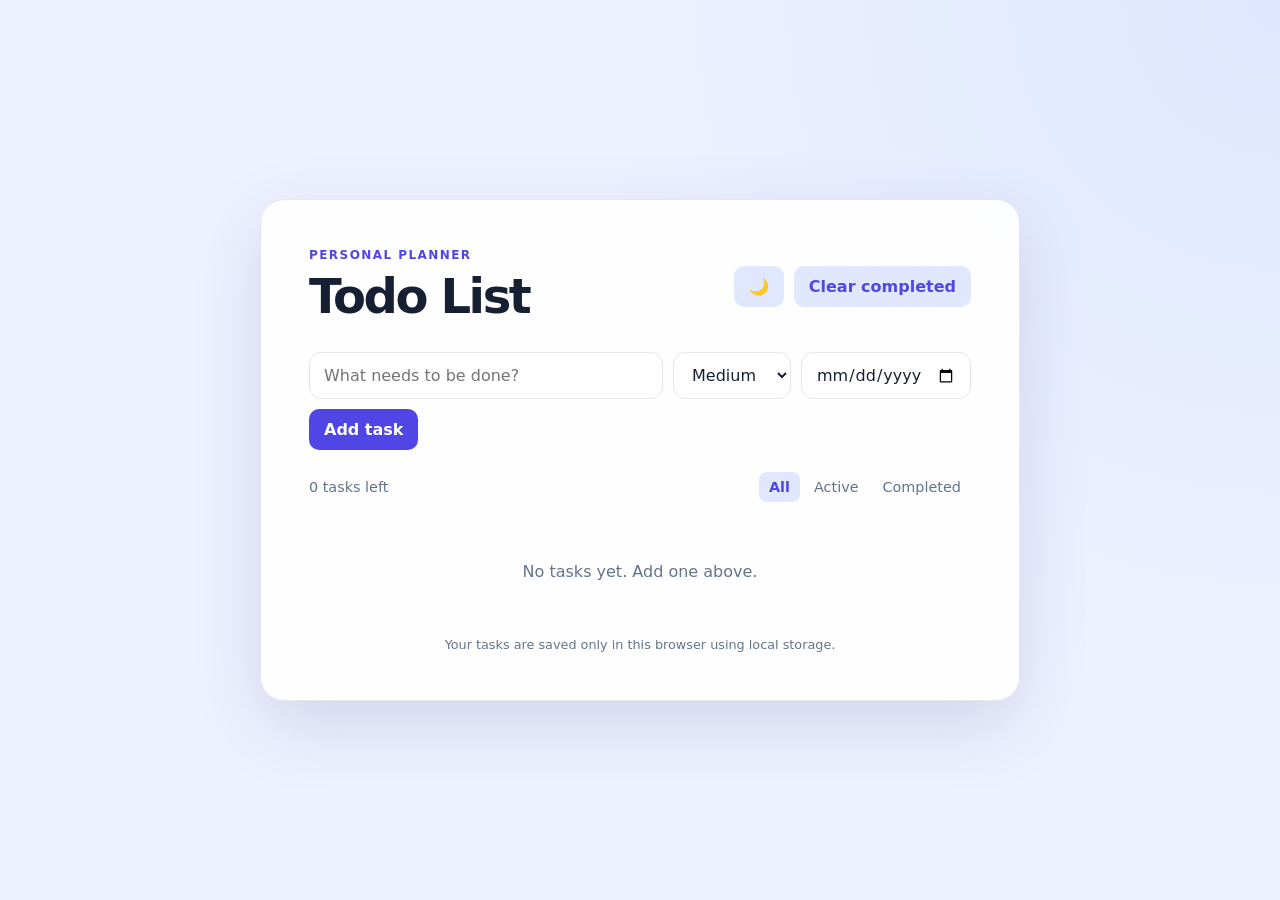
<file: todo.html>
<!doctype html>
<html lang="en">
<head>
  <meta charset="utf-8">
  <meta name="viewport" content="width=device-width, initial-scale=1">
  <meta name="description" content="A local-storage todo list application with editing, priority, dates, dark mode, and drag-and-drop ordering">
  <title>Todo List</title>
  <link rel="stylesheet" href="static/css/todo.css">
</head>
<body>
  <main class="app" aria-labelledby="page-title">
    <header class="app-header">
      <div>
        <p class="eyebrow">Personal planner</p>
        <h1 id="page-title">Todo List</h1>
      </div>
      <div class="header-actions">
        <button id="theme-toggle" class="button button-quiet" type="button" aria-label="Toggle dark mode">🌙</button>
        <button id="clear-completed" class="button button-quiet" type="button">Clear completed</button>
      </div>
    </header>

    <form id="todo-form" class="todo-form">
      <label class="sr-only" for="todo-input">Add a task</label>
      <input id="todo-input" name="todo" type="text" maxlength="200" placeholder="What needs to be done?" autocomplete="off" required>

      <label class="sr-only" for="todo-priority">Priority</label>
      <select id="todo-priority" class="mini-field" aria-label="Task priority">
        <option value="low">Low</option>
        <option value="medium" selected>Medium</option>
        <option value="high">High</option>
      </select>

      <label class="sr-only" for="todo-due-date">Due date</label>
      <input id="todo-due-date" class="mini-field" type="date" aria-label="Due date">

      <button class="button button-primary" type="submit">Add task</button>
    </form>

    <section class="toolbar" aria-label="Todo controls">
      <span id="todo-count" class="count">0 tasks left</span>
      <div class="filters" role="group" aria-label="Filter tasks">
        <button class="filter is-active" type="button" data-filter="all" aria-pressed="true">All</button>
        <button class="filter" type="button" data-filter="active" aria-pressed="false">Active</button>
        <button class="filter" type="button" data-filter="completed" aria-pressed="false">Completed</button>
      </div>
    </section>

    <ul id="todo-list" class="todo-list" aria-live="polite"></ul>
    <p id="empty-state" class="empty-state">No tasks yet. Add one above.</p>
    <p class="storage-note">Your tasks are saved only in this browser using local storage.</p>
  </main>
  <script src="static/js/todo.js"></script>
</body>
</html>
</file>
<file: static/css/todo.css>
:root {
  color-scheme: light;
  font-family: Inter, ui-sans-serif, system-ui, -apple-system, BlinkMacSystemFont, "Segoe UI", sans-serif;
  color: #172033;
  background: #eef2ff;
  --bg: #eef2ff;
  --bg-strong: #dfe7ff;
  --panel: rgba(255, 255, 255, .94);
  --panel-alt: #ffffff;
  --card-border: #e5e7eb;
  --text: #172033;
  --muted: #64748b;
  --primary: #4f46e5;
  --primary-deep: #4338ca;
  --primary-soft: #e0e7ff;
  --danger: #dc2626;
  --success: #16a34a;
  --warning: #f59e0b;
  --shadow: rgba(49, 46, 129, .15);
}

body.dark {
  color-scheme: dark;
  --bg: #0f172a;
  --bg-strong: #111827;
  --panel: rgba(15, 23, 42, .94);
  --panel-alt: #111827;
  --card-border: #1f2937;
  --text: #e5eefb;
  --muted: #94a3b8;
  --primary: #8b5cf6;
  --primary-deep: #7c3aed;
  --primary-soft: rgba(139, 92, 246, .16);
  --danger: #f87171;
  --success: #4ade80;
  --warning: #fbbf24;
  --shadow: rgba(15, 23, 42, .45);
}

* { box-sizing: border-box; }

body {
  margin: 0;
  min-height: 100vh;
  display: grid;
  place-items: center;
  padding: 24px;
  background: radial-gradient(circle at top right, var(--bg-strong), transparent 45%), var(--bg);
  color: var(--text);
}

button, input, select { font: inherit; }

.app {
  width: min(100%, 760px);
  padding: clamp(24px, 5vw, 48px);
  border: 1px solid var(--card-border);
  border-radius: 24px;
  background: var(--panel);
  box-shadow: 0 24px 70px var(--shadow);
}

.app-header, .toolbar, .todo-item, .meta-row, .header-actions { display: flex; align-items: center; }
.app-header { justify-content: space-between; gap: 16px; margin-bottom: 28px; }
.header-actions { gap: 10px; }
.eyebrow { margin: 0 0 6px; color: var(--primary); font-size: .75rem; font-weight: 800; letter-spacing: .12em; text-transform: uppercase; }
h1 { margin: 0; font-size: clamp(2rem, 6vw, 3rem); letter-spacing: -.05em; }

.todo-form {
  display: flex;
  gap: 10px;
  margin-bottom: 22px;
  flex-wrap: wrap;
}
.todo-form input, .todo-form select, .mini-field {
  min-width: 0;
  padding: 12px 14px;
  border: 1px solid var(--card-border);
  border-radius: 12px;
  outline: 0;
  background: var(--panel-alt);
  color: var(--text);
}
.todo-form input:focus, .todo-form select:focus { border-color: var(--primary); box-shadow: 0 0 0 4px var(--primary-soft); }
#todo-input { flex: 1 1 240px; }
#todo-priority { width: 118px; }
#todo-due-date { width: 170px; }

.button { border: 0; border-radius: 10px; padding: 11px 15px; cursor: pointer; font-weight: 700; }
.button-primary { color: white; background: var(--primary); }
.button-primary:hover { background: var(--primary-deep); }
.button-quiet { color: var(--primary); background: var(--primary-soft); white-space: nowrap; }
.button-quiet:hover { background: rgba(99, 102, 241, .15); }

.toolbar { justify-content: space-between; gap: 16px; margin-bottom: 12px; color: var(--muted); font-size: .9rem; }
.filters { display: flex; gap: 4px; }
.filter { border: 0; border-radius: 8px; padding: 7px 10px; color: var(--muted); background: transparent; cursor: pointer; }
.filter.is-active { color: var(--primary); background: var(--primary-soft); font-weight: 700; }

.todo-list { display: grid; gap: 10px; margin: 0; padding: 0; list-style: none; }
.todo-item { gap: 12px; padding: 14px; border: 1px solid var(--card-border); border-radius: 12px; background: var(--panel-alt); cursor: grab; transition: opacity .15s, transform .15s, border-color .15s, box-shadow .15s; }
.todo-item:active { cursor: grabbing; }
.todo-item.is-dragging { opacity: .45; transform: scale(.98); }
.todo-item.drag-over { border-color: var(--primary); box-shadow: 0 0 0 3px var(--primary-soft); }
.todo-item label { min-width: 0; display: flex; align-items: center; gap: 12px; flex: 1; cursor: pointer; }
.todo-item input[type="checkbox"] { width: 19px; height: 19px; accent-color: var(--primary); cursor: pointer; }
.todo-main { display: flex; flex-direction: column; gap: 8px; min-width: 0; flex: 1; }
.todo-text { overflow-wrap: anywhere; }
.todo-item.completed .todo-text { color: var(--muted); text-decoration: line-through; }
.meta-row { gap: 10px; flex-wrap: wrap; }
.badge, .date-badge { display: inline-flex; align-items: center; padding: 4px 8px; border-radius: 999px; font-size: .72rem; font-weight: 700; }
.priority-low { background: rgba(34, 197, 94, .12); color: var(--success); }
.priority-medium { background: rgba(245, 158, 11, .15); color: var(--warning); }
.priority-high { background: rgba(239, 68, 68, .12); color: var(--danger); }
.date-badge { background: rgba(96, 165, 250, .12); color: #3b82f6; }
.todo-actions { display: flex; align-items: center; gap: 8px; }
.icon-button, .delete-task { border: 0; background: transparent; cursor: pointer; }
.icon-button { color: var(--primary); font-weight: 700; }
.delete-task { color: var(--muted); font-size: 1.2rem; line-height: 1; }
.delete-task:hover { color: var(--danger); }

.todo-editor { display: flex; flex-direction: column; gap: 10px; width: 100%; }
.todo-editor-row { display: flex; gap: 8px; flex-wrap: wrap; }
.todo-editor input, .todo-editor select { flex: 1; min-width: 120px; padding: 10px 12px; border: 1px solid var(--card-border); border-radius: 10px; background: var(--panel-alt); color: var(--text); }
.editor-actions { display: flex; gap: 8px; }
.save-edit, .cancel-edit { border: 0; border-radius: 8px; padding: 8px 10px; cursor: pointer; }
.save-edit { background: var(--primary); color: white; }
.cancel-edit { background: var(--primary-soft); color: var(--primary); }

.empty-state { padding: 32px 10px; color: var(--muted); text-align: center; }
.storage-note { margin: 24px 0 0; color: var(--muted); font-size: .8rem; text-align: center; }
.sr-only { position: absolute; width: 1px; height: 1px; padding: 0; margin: -1px; overflow: hidden; clip: rect(0,0,0,0); white-space: nowrap; border: 0; }

@media (max-width: 620px) {
  body { padding: 10px; }
  .app-header, .toolbar, .todo-item { align-items: flex-start; flex-direction: column; }
  .header-actions, .toolbar { width: 100%; justify-content: space-between; }
  .todo-form { flex-direction: column; }
  .todo-form .button, #todo-priority, #todo-due-date { width: 100%; }
  .todo-item { width: 100%; }
  .todo-actions { width: 100%; justify-content: flex-end; }
}
</file>
